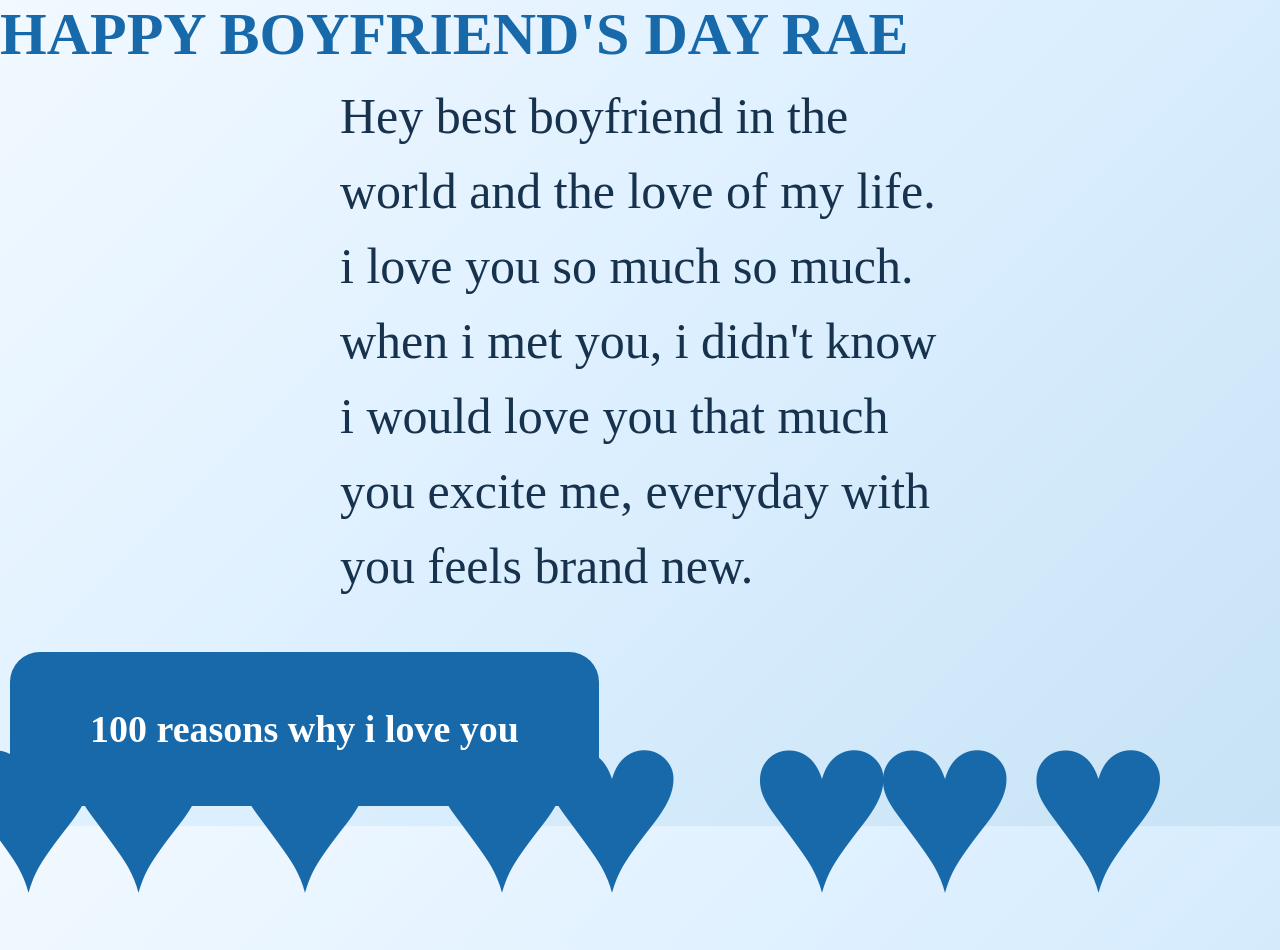
<file: boyfriend.html>
<!DOCTYPE html>
<html>
    <head>
        <title> happy boyfriend's day</title>
        <link rel="stylesheet" href="style.css">
    </head>
    <body class="home-page">
     <div class="hearts">
     <span>♥</span>
     <span>♥</span>
     <span>♥</span>
     <span>♥</span>
     <span>♥</span>
     <span>♥</span>
     <span>♥</span>
     <span>♥</span>
    
     </div>
     <h1>HAPPY BOYFRIEND'S DAY RAE</h1>
     <p>Hey best boyfriend in the world and the love of my life.<br> i love you so much so much. 
    when i met you, i didn't know i would love you that much <br> you excite me, everyday with you
feels brand new.</p>
<br>
<a href="reasons.html" class="button"> 100 reasons why i love you</a>
    </body>
</html>
</file>
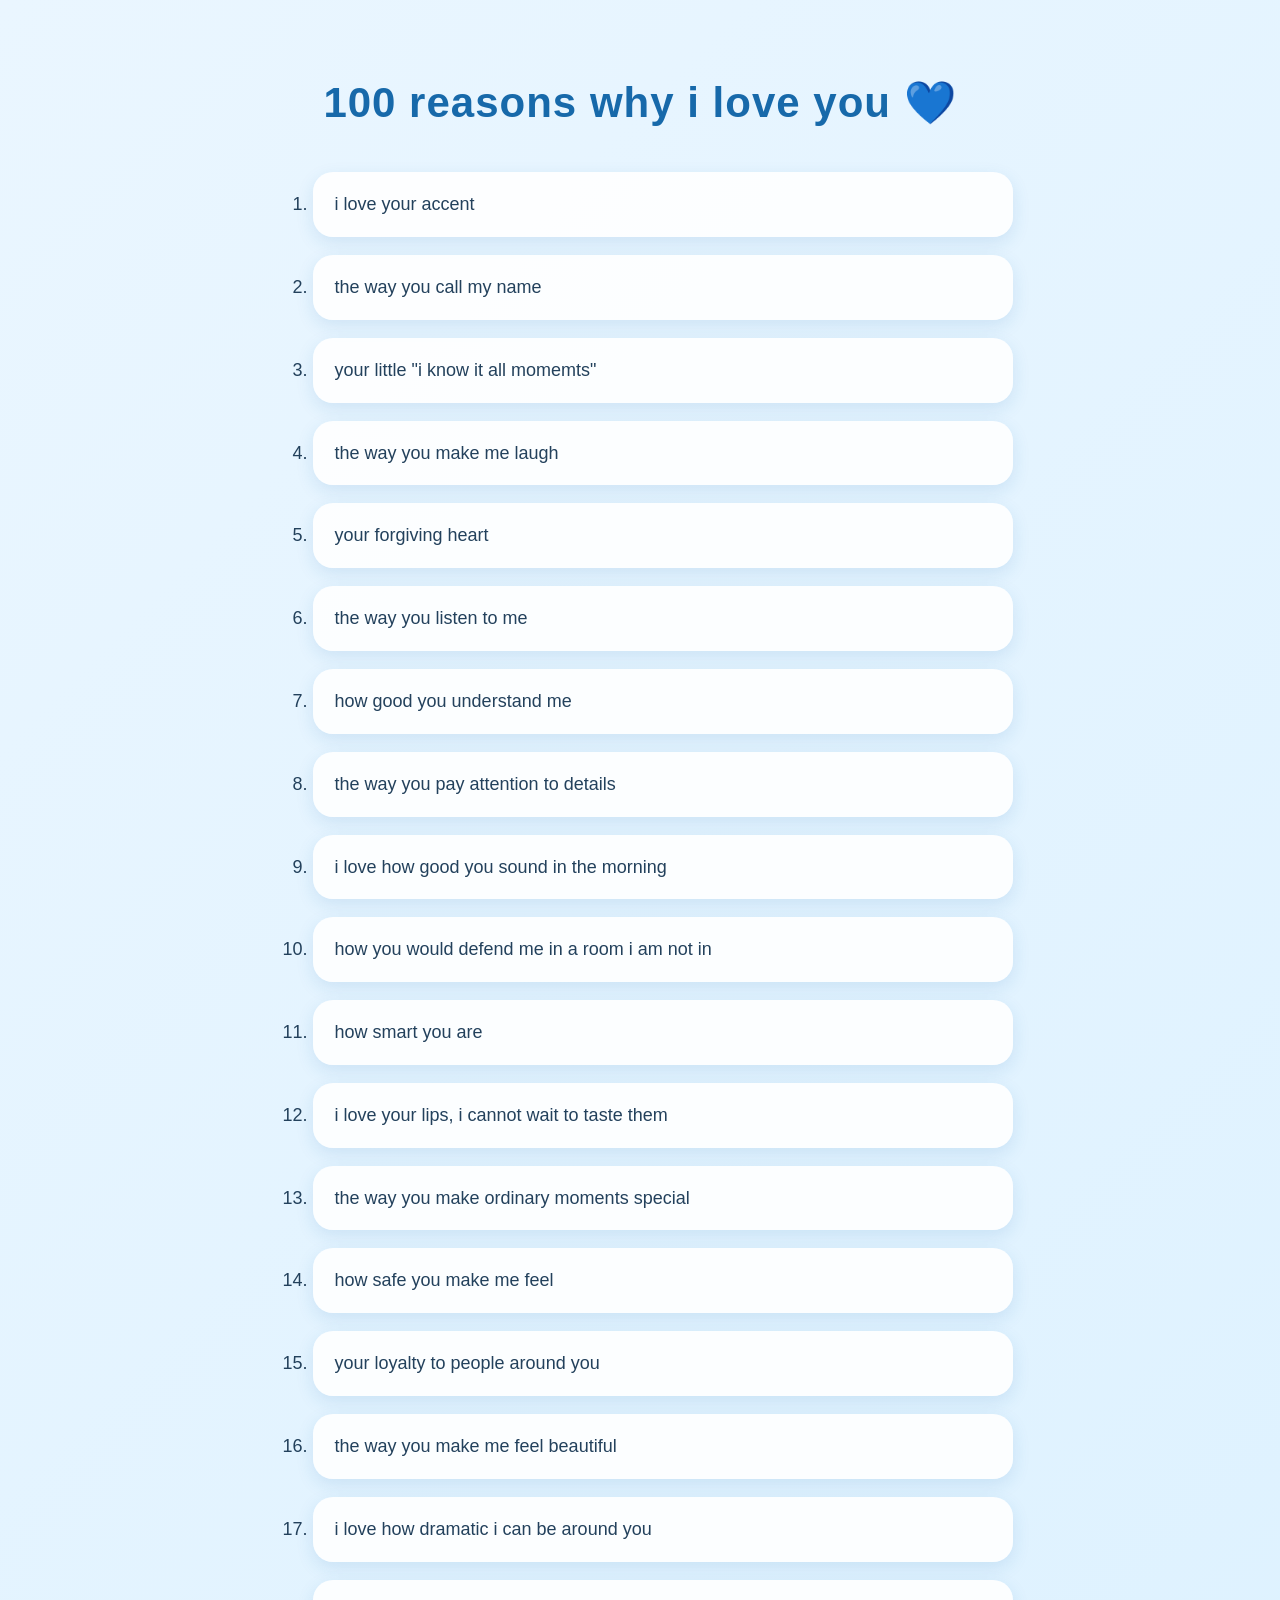
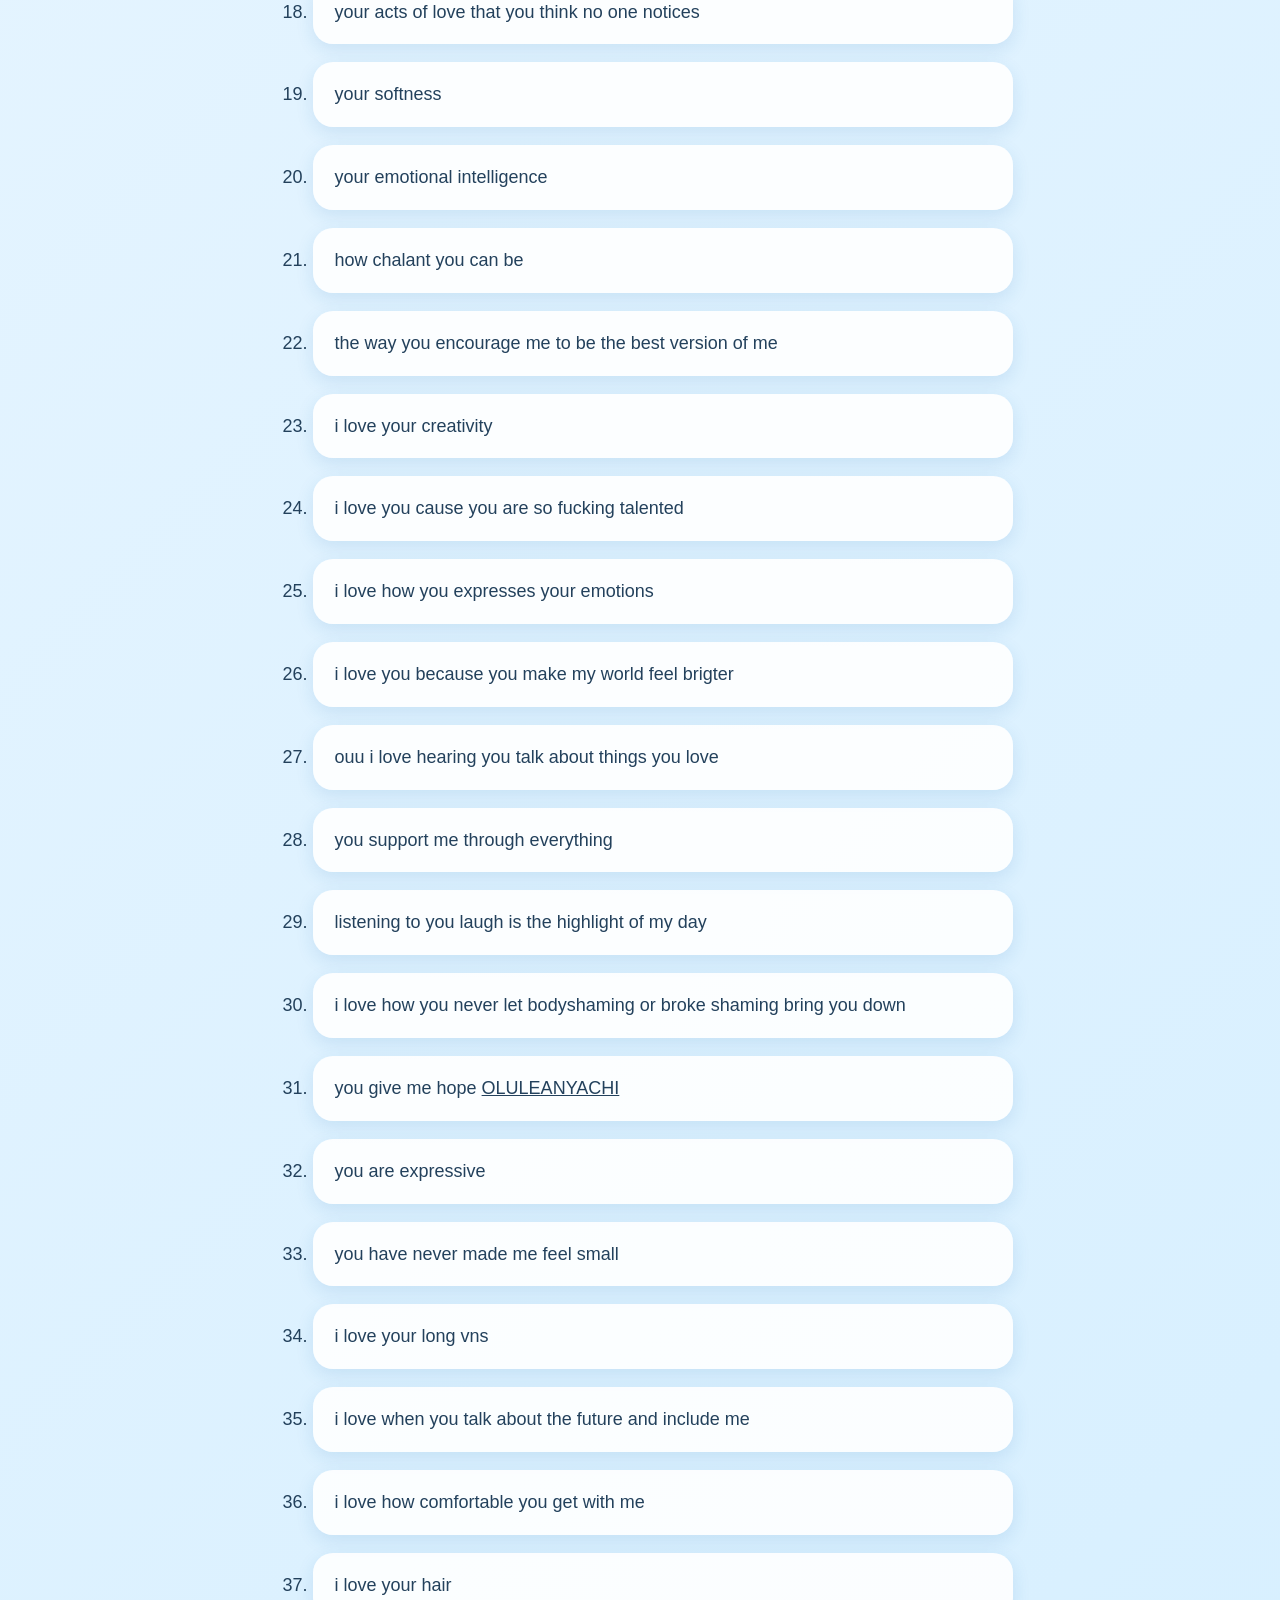
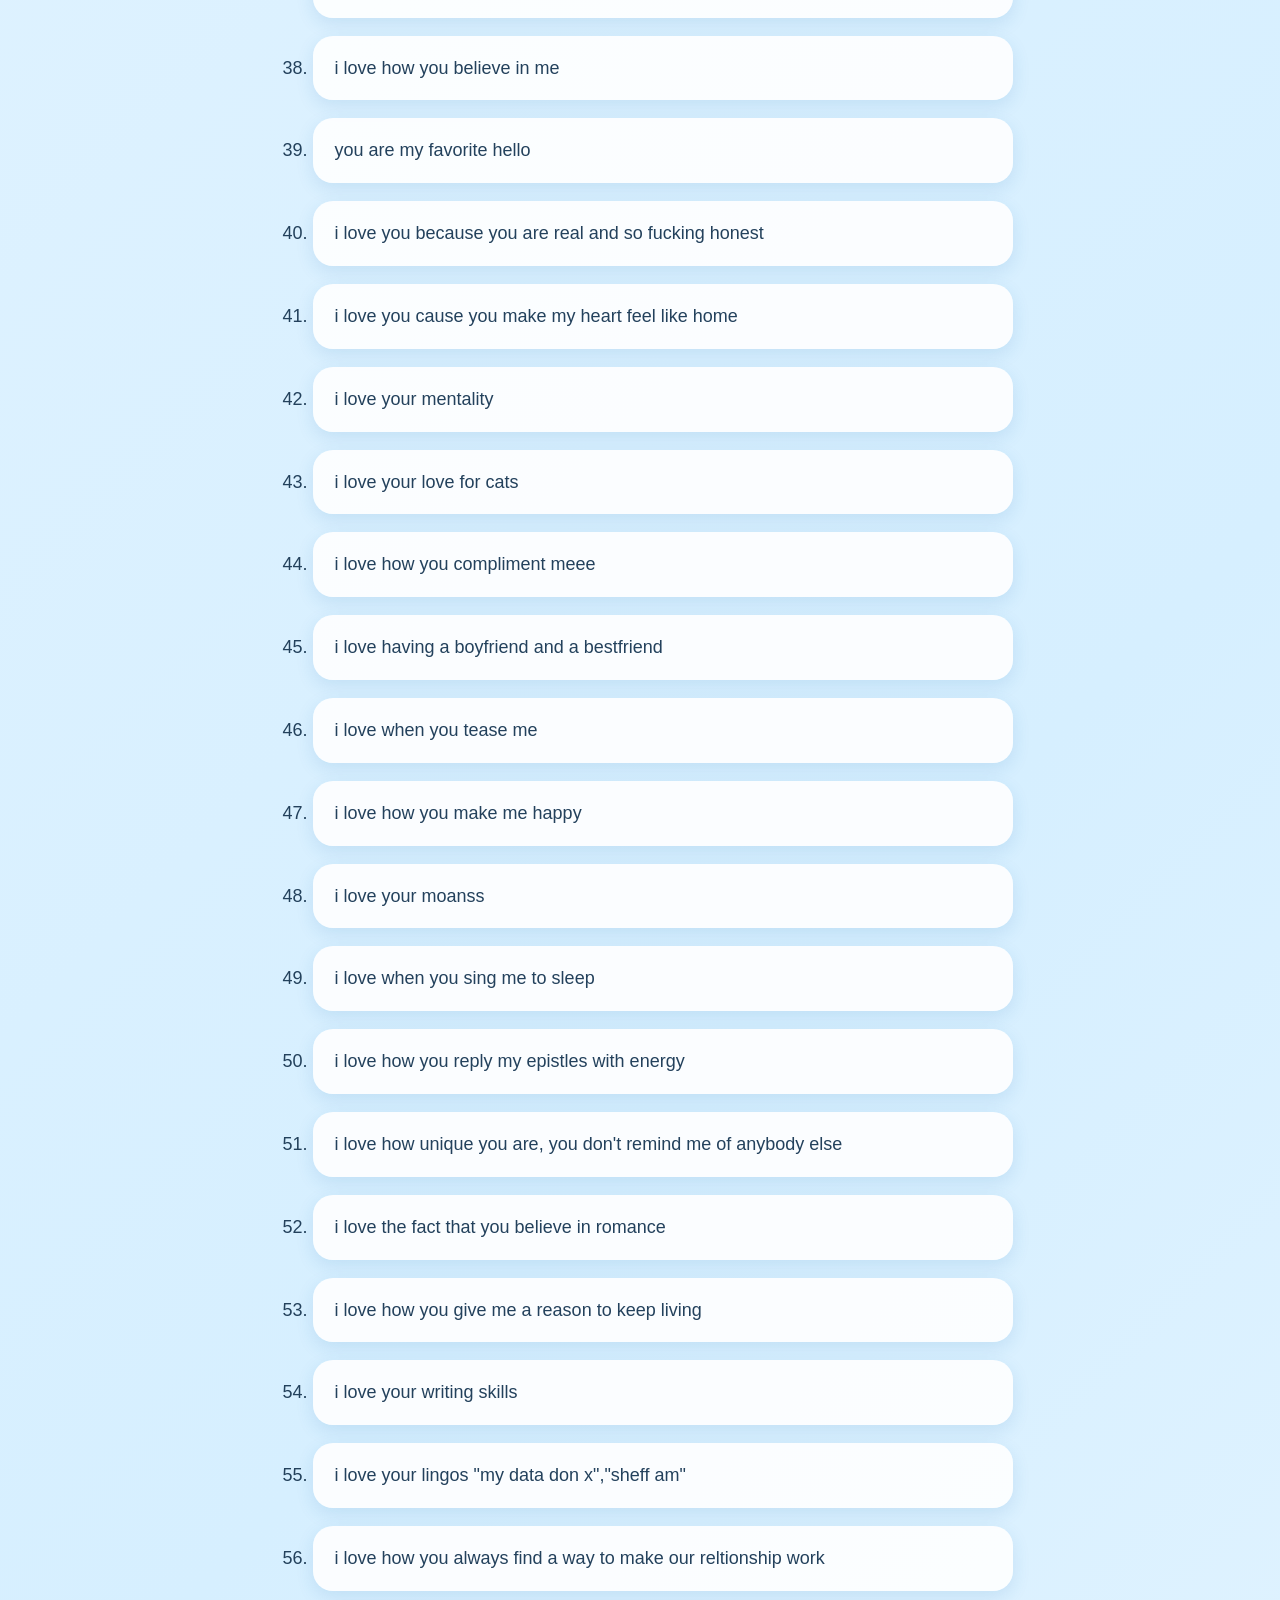
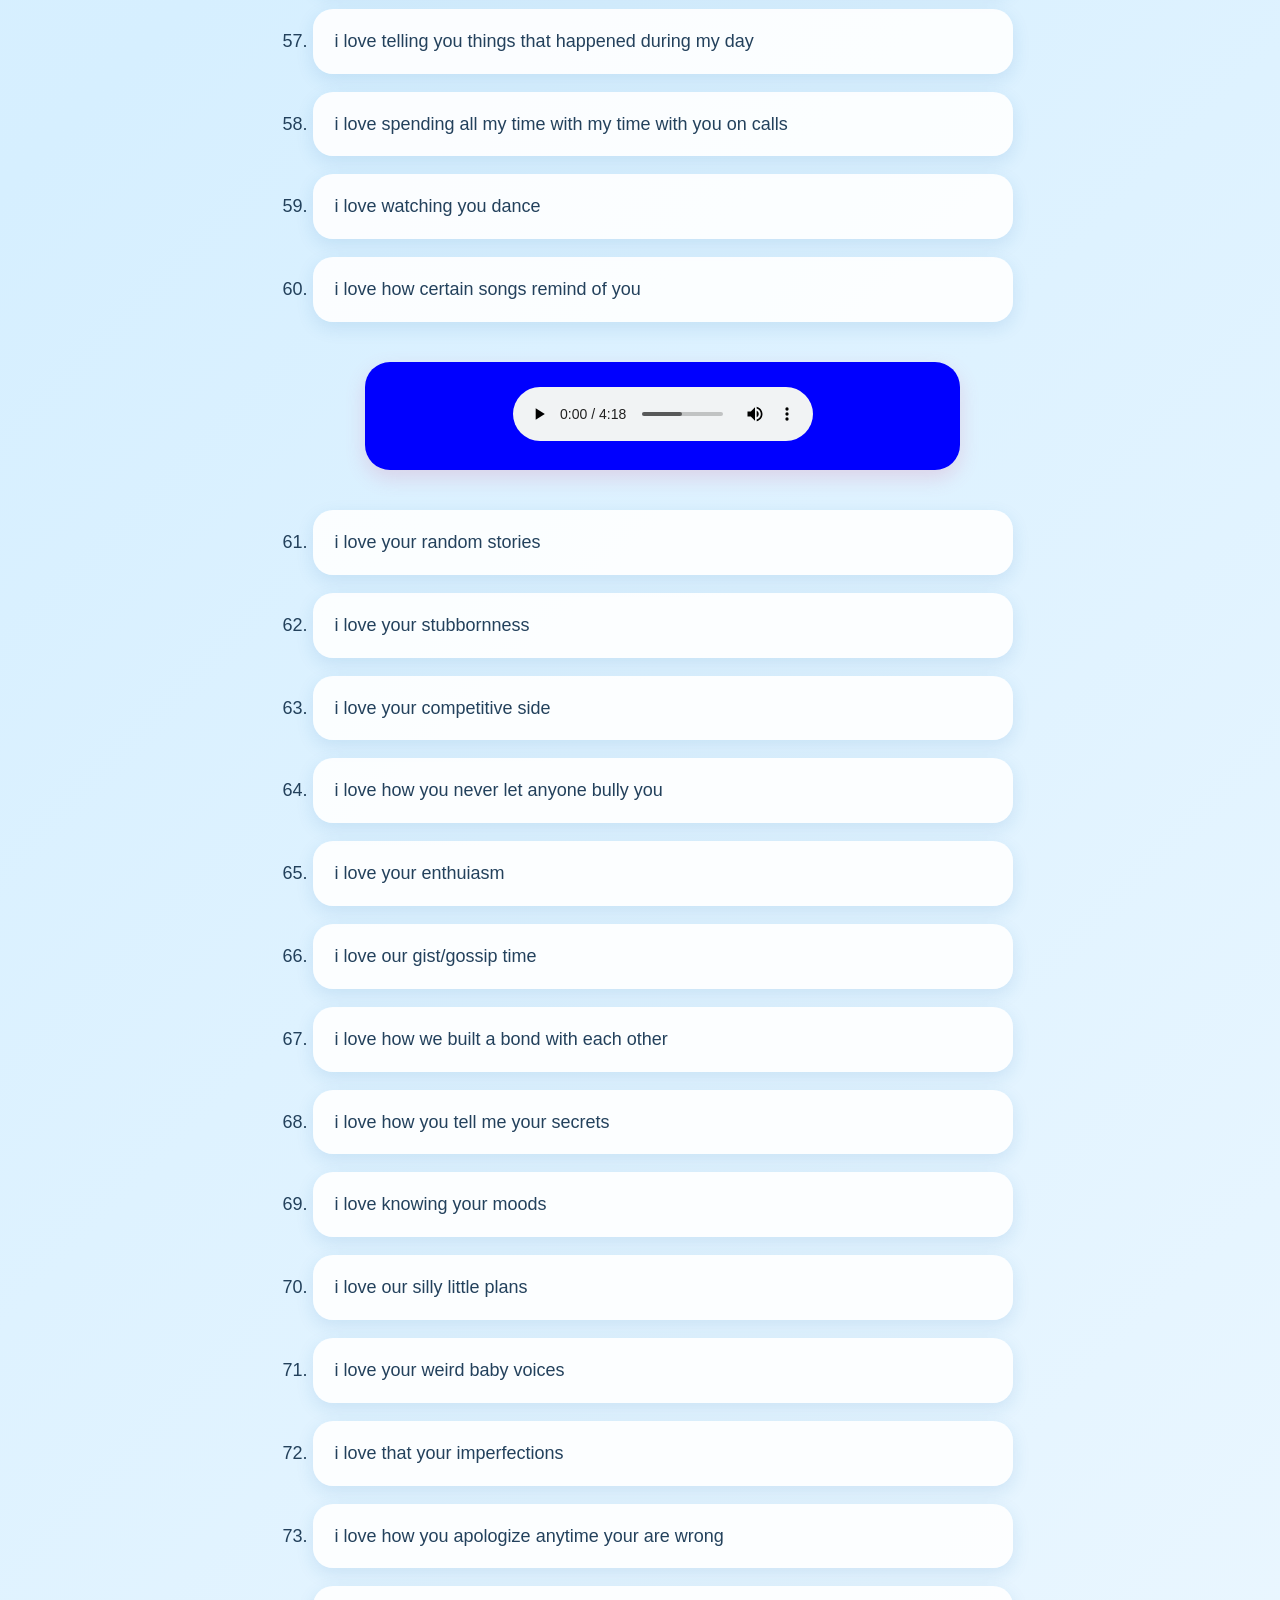
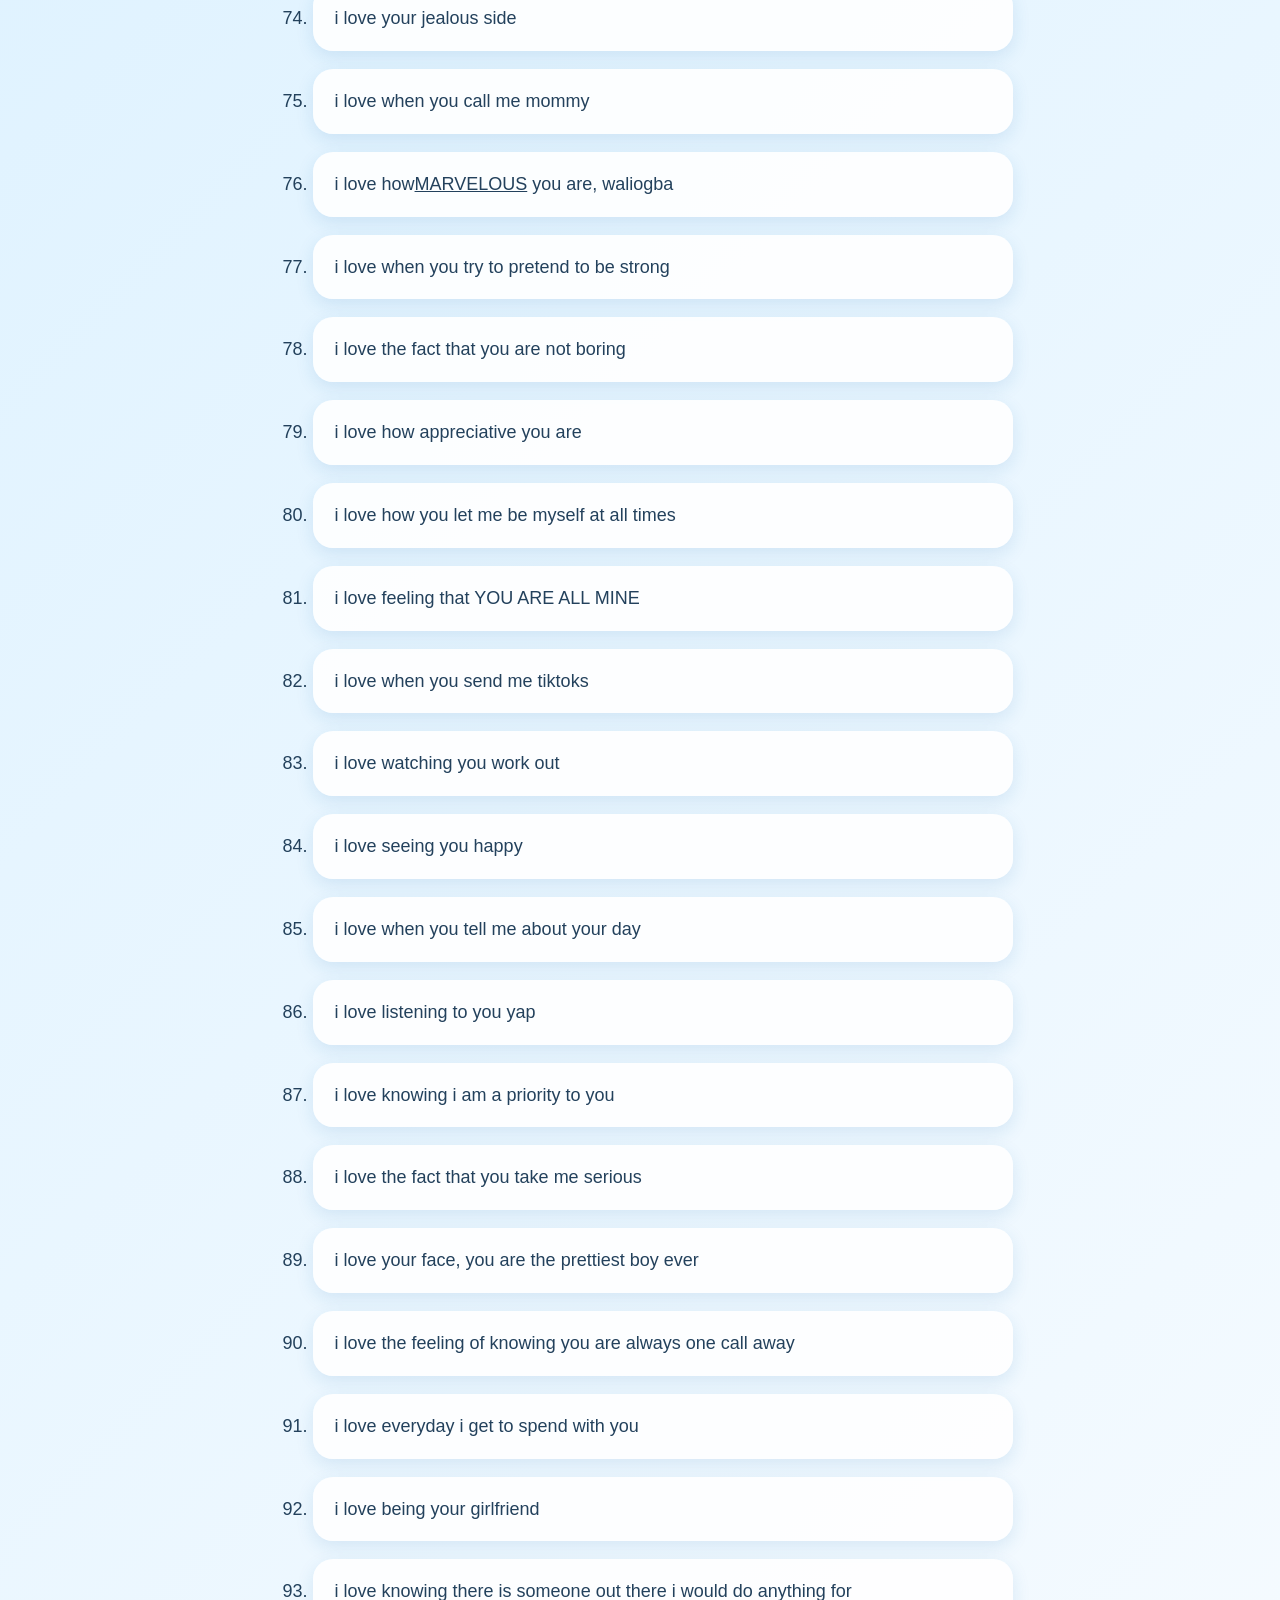
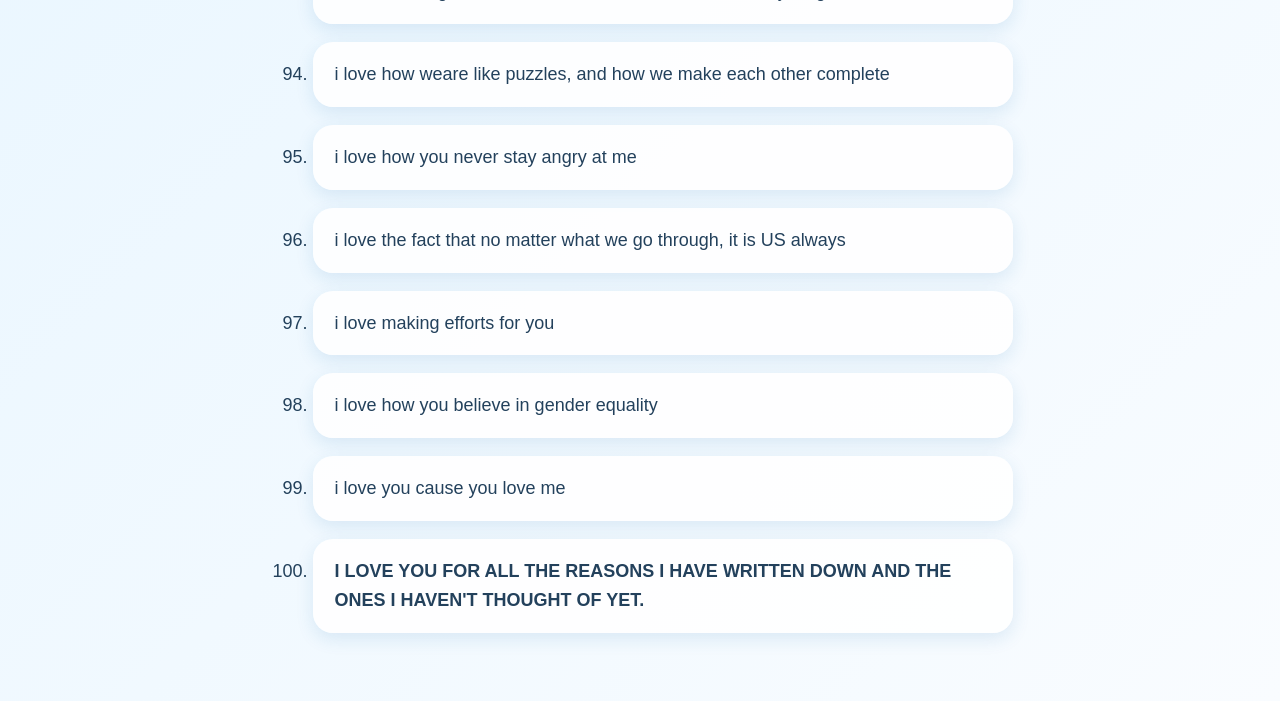
<file: reasons.html>
<!DOCTYPE html>
<html>
    <head>
<title>100 reasons why i love you</title>
<link rel="stylesheet" href="style.css">
    </head>
    <body class="reasons-page">
        <h1>100 reasons why i love you 💙</h1>
    </div>
</div>
            <ol>
                <li>i love your accent</li>
                <li> the way you call my name</li>
                <li> your little "i know it all momemts"</li>
                <li>the way you make me laugh</li>
                <li> your forgiving heart</li>
                <li> the way you listen to me</li>
                <li>how good you understand me</li>
                <li> the way you pay attention to details</li>
                <li>i love how good you sound in the morning</li>
                <li>how you would defend me in a room i am not in</li>
                <li> how smart you are</li>
                <li>i love your lips, i cannot wait to taste them</li>
                <li>the way you make ordinary moments special</li>
                <li>how safe you make me feel</li>
                <li> your loyalty to people around you</li>
                <li>the way you make me feel beautiful</li>
                <li>i love how dramatic i can be around you</li>
                <li>your acts of love that you think no one notices</li>
                <li>your softness</li>
                <li> your emotional intelligence</li>
                <li>how chalant you can be</li>
                <li>the way you encourage me to be the best version of me</li>
                <li>i love your creativity</li>
                <li>i love you cause you are so fucking talented</li>
                <li>i love how you expresses your emotions</li>
                <li>i love you because you make my world feel brigter</li>
                <li>ouu i love hearing you talk about things you love</li>
                <li>you support me through everything</li>
                <li>listening to you laugh is the highlight of my day</li>
                <li>i love how you never let bodyshaming or broke shaming bring you down</li>
                <li>you give me hope <u>OLULEANYACHI</u></li>
                <li>you are expressive</li>
                <li>you have never made me feel small</li>
                <li>i love your long vns</li>
                <li>i love when you talk about the future and include me</li>
                <li>i love how comfortable you get with me</li>
                <li>i love your hair</li>
                <li>i love how you believe in me</li>
                <Li>you are my favorite hello</Li>
                <li>i love you because you are real and so fucking honest</li>
                <li>i love you cause you make my heart feel like home</li>
                <li>i love your mentality</li>
                <li>i love your love for cats</li>
                <li>i love how you compliment meee</li>
                <li> i love having a boyfriend and a bestfriend</li>
                <li>i love when you tease me</li>
                <li>i love how you make me happy</li>
                <li>i love your moanss</li>
                <li>i love when you sing me to sleep</li>
                <li>i love how you reply my epistles with energy</li>
                <li>i love how unique you are, you don't remind me of anybody else</li>
                <li>i love the fact that you believe in romance </li>
                <li>i love how you give me a reason to keep living</li>
                <li>i love your writing skills</li>
                <li>i love your lingos "my data don x","sheff am"</li>
                <li>i love how you always find a way to make our reltionship work</li>
                <li>i love telling you things that happened during my day</li>
                <li>i love spending all my time with my time with you on calls</li>
                <li>i love watching you dance</li>
                <li>i love how certain songs remind of you </li>
                <div class="music">
                <audio controls>
                    <source src="Rema - Runaway (2).mp3" type="audio/mpeg">
                </audio>
                </div>
                <li>i love your random stories</li>
                <li>i love your stubbornness</li>
                <li>i love your competitive side</li>
                <li>i love how you never let anyone bully you</li>
                <li>i love your enthuiasm</li>
                <li>i love our gist/gossip time</li>
                <li>i love how we built a bond with each other</li>
                <li>i love how you tell me your secrets</li>
                <li>i love knowing your moods</li>
                <li>i love our silly little plans </li>
                <li>i love your weird baby voices</li>
                <li>i love that your imperfections</li>
                <li>i love how you apologize anytime your are wrong</li>
                <li>i love your jealous side</li>
                <li>i love when you call me mommy</li>
                <li>i love how<u>MARVELOUS</u> you are, waliogba</li>
                <li>i love when you try to pretend to be strong</li>
                <li>i love the fact that you are not boring</li>
                <li>i love how appreciative you are</li>
                <li>i love how you let me be myself at all times</li>
                <li>i love feeling that YOU ARE ALL MINE</li>
                <li>i love when you send me tiktoks</li>
                <li>i love watching you work out</li>
                <li>i love seeing you happy</li>
                <li>i love when you tell me about your day</li>
                <li>i love listening to you yap</li>
                <li>i love knowing i am a priority to you </li>
                <li>i love the fact that you take me serious</li>
                <li>i love your face, you are the prettiest boy ever</li>
                <li>i love the feeling of knowing you are always one call away</li>
                <li>i love everyday i get to spend with you</li>
                <li>i love being your girlfriend</li>
                <li>i love knowing there is someone out there i would do anything for</li>
                <li>i love how weare like puzzles, and how we make each other complete</li>
                <li>i love how you never stay angry at me</li>
                <li>i love the fact that no matter what we go through, it is US always</li>
                <li> i love making efforts for you</li>
                <li>i love how you believe in gender equality</li>
                <li>i love you cause you love me</li>
                <li><strong>I LOVE YOU FOR ALL THE REASONS I HAVE WRITTEN DOWN AND THE ONES I HAVEN'T
THOUGHT OF YET.
                </strong></li>

            </ol>
        </div>
    </body>
</html>
</file>
<file: style.css>
/*==== GENERAL PAGE STYLE ==== */
body {margin: 0;font-family: Georgia, 'Times New Roman', Times, serif; background:linear-gradient(135deg,
    #f2f9ff,#dcefff,#c7e3f5);color: #17324d;}
/*===== HOME PAGE=====*/
.home-page h1{font-size: 60px; color: #1769aa;margin: 0;font-weight: bolder;}
.home-page p {font-size: 50px; line-height: 1.5; max-width: 600px; margin: 10px auto;}
.home-page a {display: inline-block; white-space: nowrap;padding: 55px 80px;
     background-color: #1769aa; margin: 20px 10px;
color: white; text-decoration: none; border-radius: 30px;
font-weight: bold;font-size: 38px; top: 80%;right: 70%; text-align: right;}
.home-page a:hover {background-color: #0d4775; transform: scale(1.05);}
.hearts span {position: absolute; bottom: -50px; color: #1769aa;font-size: 250px;
    animation: floatheart 8s linear infinite;}
    @keyframes floatheart{0%
    {transform: translateY(0);}
100% {transform: translateY(-110vh);}}
.hearts span:nth-child(1) {
    left: 5%;
    animation-delay: 0s;
}
.hearts span:nth-child(2) {
    left: 18%;
    animation-delay: 1s;
}
.hearts span:nth-child(3) {
right: 30%;
    animation-delay: 2s;
}
.hearts span:nth-child(4) {
    left: 42%;
    animation-delay: 3s;
}
.hearts span:nth-child(5) {
    right: 55%;
    animation-delay: 4s;
}
.hearts span:nth-child(6) {
    left: 68%;
    animation-delay: 5s;
}

.hearts span:nth-child(7) {
    left: 80%;
    animation-delay: 6s;
}

.hearts span:nth-child(8) {
    right: 92%;
    animation-delay: 7s;
}.reasons-page {
    min-height: 100vh;
    margin: 0;
    padding: 50px 20px;
    box-sizing: border-box;

    background: linear-gradient(135deg, #eaf6ff, #d6efff, #f9fcff);
    color: #23415c;

    font-family: "Trebuchet MS", sans-serif;
}


/* TITLE */

.reasons-page h1 {
    text-align: center;
    color: #1769aa;
    font-size: 42px;
    margin-bottom: 45px;
    letter-spacing: 1px;
}


/* THE NUMBERED LIST */

.reasons-page ol {
    max-width: 700px;
    margin: auto;
    padding-left: 45px;
}


/* EACH REASON = CUTE CARD */

.reasons-page li {
    background: rgba(255, 255, 255, 0.9);

    margin: 18px 0;
    padding: 18px 22px;

    border-radius: 20px;

    box-shadow:
        0 6px 18px rgba(23, 105, 170, 0.12);

    font-size: 18px;
    line-height: 1.6;

    transition: 0.3s ease;
}


/* LITTLE HOVER EFFECT */

.reasons-page li:hover {
    transform: translateY(-4px);

    box-shadow:
        0 10px 25px rgba(23, 105, 170, 0.2);
}

.music {
    background:blue;
    width: 320px;
    max-width: 85%;
    margin: 40px auto;
    padding: 25px;
    border-radius: 25px;
    box-sizing: border-box;
    text-align: center;
    box-shadow: 0 8px 20px rgba(214, 91, 143, 0.2);
}

.music {
    width: 100%;
}
</file>
